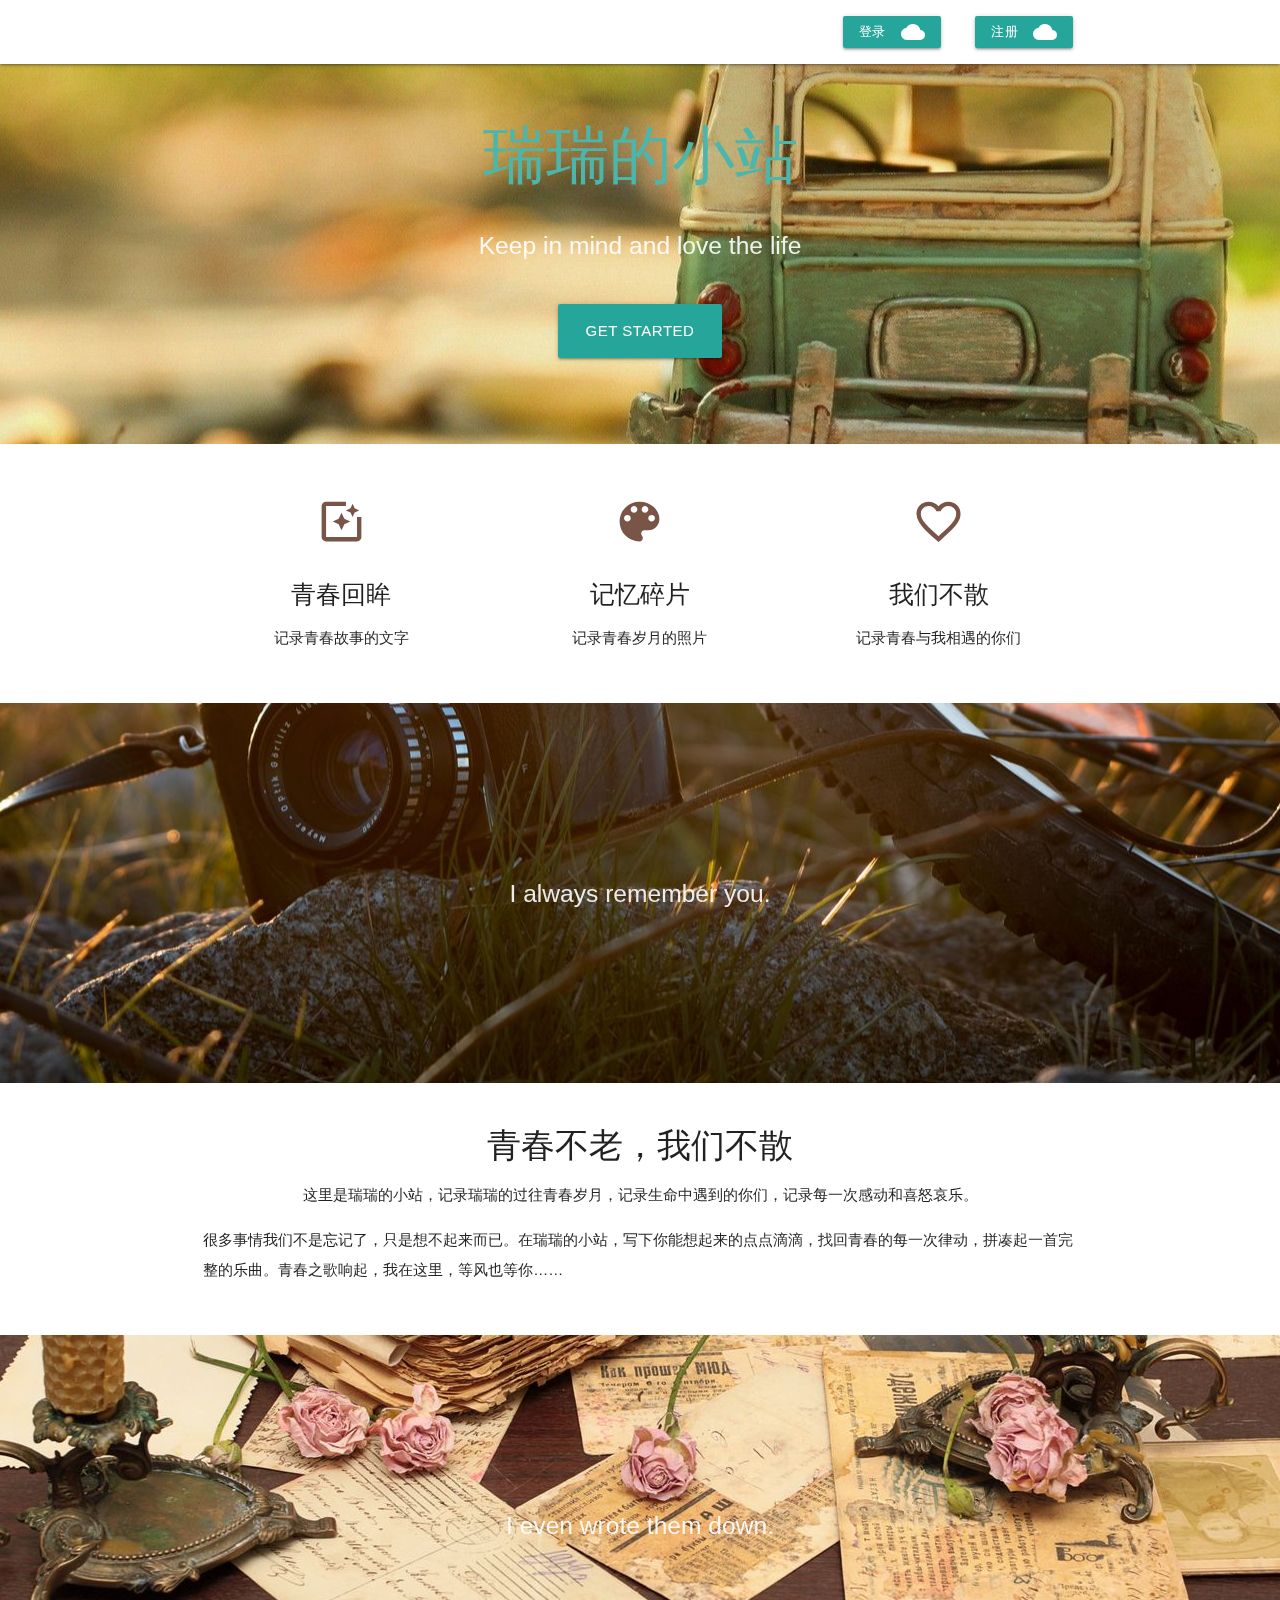
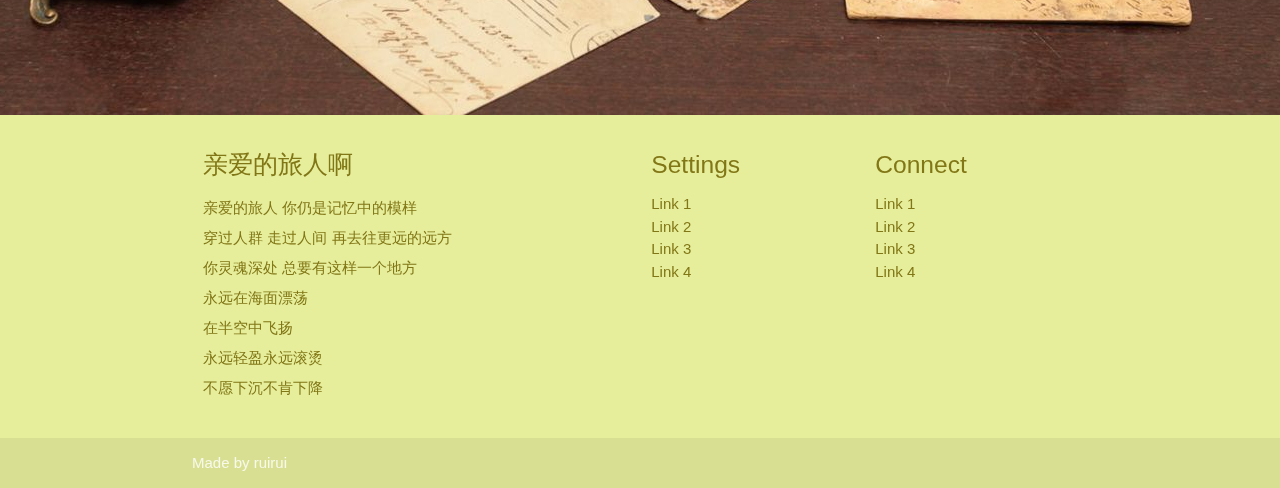
<file: font/templates/index.html>
<!DOCTYPE html>
<html lang="en">
<head>
  <link rel="icon" href="../static/img/favcion.ico">
  <meta http-equiv="Content-Type" content="text/html; charset=UTF-8"/>
  <meta name="viewport" content="width=device-width, initial-scale=1"/>
  <title>ruirui</title>

  <!-- CSS  -->
  <link href="https://fonts.googleapis.com/icon?family=Material+Icons" rel="stylesheet">
  <link href="../static/css/materialize.min.css" type="text/css" rel="stylesheet" media="screen,projection"/>
  <link href="../static/css/style.css" type="text/css" rel="stylesheet" media="screen,projection"/>
</head>
<body>
   <!--Import jquery-->
   <script type="text/javascript" src="../static/js/jquery-3.5.1.min.js"></script>
   <!--JavaScript at end of body for optimized loading-->
   <script type="text/javascript" src="../static/js/materialize.min.js"></script>
   <script type="text/javascript" src="../static/js/init.js"></script>
  <nav class="white" role="navigation">
    <div class="nav-wrapper container">
      <a id="user-logo" href="#" class="brand-logo"></a>
      <ul class="right hide-on-med-and-down">
        <a class="waves-effect waves-light btn-small modal-trigger" href="#login_page"><i class="material-icons right">cloud</i>登录</a>
        <a class="waves-effect waves-light btn-small modal-trigger" href="#register_page"><i class="material-icons right">cloud</i>注册</a>
      </ul>
      <div id="login_page" class="modal">
        <div class="modal-content" style="color:darkblue">
          <h4>用户登录</h4>
          <div>
            <p><lable for="user" class="blue-grey-text">用户名：</lable></p>
            <p><input id="user" type="text" class="loginInput" autofocus="autofocus" autocomplete="off" placeholder="请输入用户名" value="" /></p>
            
            <p><label for="password" class="blue-grey-text">Password：</label></p>
            <p><input type="password" id="password" class="loginInput" placeholder="请输入密码" value="" /></p>
            
            <a onclick="login()" class="waves-effect waves-light btn right cyan darken-2">登录</a>
        
          </div>
        </div>
      </div>
      <div id="register_page" class="modal">
        <div class="modal-content" style="color:darkblue">
          <h4>用户注册</h4>
          <div>
            <p><lable for="user" class="blue-grey-text">用户名：</lable></p>
            <p><input id="user2" type="text" class="loginInput" autofocus="autofocus" autocomplete="off" placeholder="请输入用户名" value="" /></p>
            
            <p><label for="password" class="blue-grey-text">Password：</label></p>
            <p><input type="password" id="password2" class="loginInput" placeholder="请输入密码" value="" /></p>

            <p><input type="password" id="repassword" class="loginInput" placeholder="请再次确认密码" value="" /></p>
            
            <a onclick="register()" class="waves-effect waves-light btn right cyan darken-2">注册</a>
        
          </div>
        </div>
      </div>
      <ul id="nav-mobile" class="sidenav">
        <a class="waves-effect waves-light btn-small"><i class="material-icons right">cloud</i>登录</a>
        <a class="waves-effect waves-light btn-small"><i class="material-icons right">cloud</i>注册</a>
      </ul>
      <a href="#" data-target="nav-mobile" class="sidenav-trigger"><i class="material-icons">menu</i></a>
    </div>
  </nav>

  <div id="index-banner" class="parallax-container">
    <div class="section no-pad-bot">
      <div class="container">
        <br><br>
        <h1 class="header center teal-text text-lighten-2">瑞瑞的小站</h1>
        <div class="row center">
          <h5 class="header col s12 light">Keep in mind and love the life</h5>
        </div>
        <div class="row center">
          <p class="btn-large waves-effect waves-light teal lighten-1">Get Started</p>
        </div>
        <br><br>

      </div>
    </div>
    <div class="parallax"><img src="../static/img/background1.jpg" alt="Unsplashed background img 1"></div>
  </div>


  <div class="container">
    <div class="section">

      <!--   Icon Section   -->
      <div class="row">
        <div class="col s12 m4">
          <div class="icon-block">
            <h2 class="center brown-text"><i class="material-icons">photo_filter</i></h2>
            <h5 class="center">青春回眸</h5>

            <p class="light center">记录青春故事的文字</p>
          </div>
        </div>

        <div class="col s12 m4">
          <div class="icon-block">
            <h2 class="center brown-text"><i class="material-icons">color_lens</i></h2>
            <h5 class="center">记忆碎片</h5>

            <p class="light center">记录青春岁月的照片</p>
          </div>
        </div>

        <div class="col s12 m4">
          <div class="icon-block">
            <h2 class="center brown-text"><i class="material-icons">favorite_border</i></h2>
            <h5 class="center">我们不散</h5>

            <p class="light center">记录青春与我相遇的你们</p>
          </div>
        </div>
      </div>

    </div>
  </div>


  <div class="parallax-container valign-wrapper">
    <div class="section no-pad-bot">
      <div class="container">
        <div class="row center">
          <h5 class="header col s12 light">I always remember you.</h5>
        </div>
      </div>
    </div>
    <div class="parallax"><img src="../static/img/background2.jpg" alt="Unsplashed background img 2"></div>
  </div>

  <div class="container">
    <div class="section">

      <div class="row">
        <div class="col s12 center">
          <h3><i class="mdi-content-send brown-text"></i></h3>
          <h4>青春不老，我们不散</h4>
          <p class="light center">这里是瑞瑞的小站，记录瑞瑞的过往青春岁月，记录生命中遇到的你们，记录每一次感动和喜怒哀乐。</p>
          <p class="left-align light">很多事情我们不是忘记了，只是想不起来而已。在瑞瑞的小站，写下你能想起来的点点滴滴，找回青春的每一次律动，拼凑起一首完整的乐曲。青春之歌响起，我在这里，等风也等你……</p>
        </div>
      </div>

    </div>
  </div>


  <div class="parallax-container valign-wrapper">
    <div class="section no-pad-bot">
      <div class="container">
        <div class="row center">
          <h5 class="header col s12 light">I even wrote them down.</h5>
        </div>
      </div>
    </div>
    <div class="parallax"><img src="../static/img/background3.jpg" alt="Unsplashed background img 3"></div>
  </div>

  <footer class="page-footer #e6ee9c lime lighten-3">
    <div class="container">
      <div class="row">
        <div class="col l6 s12">
          <h5 class="lime-text text-darken-4">亲爱的旅人啊</h5>
          <p class="lime-text text-darken-4">
            亲爱的旅人 你仍是记忆中的模样 <br>
            穿过人群 走过人间 再去往更远的远方 <br>
            你灵魂深处 总要有这样一个地方 <br>
            永远在海面漂荡 <br>
            在半空中飞扬 <br>
            永远轻盈永远滚烫 <br>
            不愿下沉不肯下降</p>

        </div>
        <div class="col l3 s12">
          <h5 class="lime-text text-darken-4">Settings</h5>
          <ul>
            <li><a class="lime-text text-darken-4" href="#!">Link 1</a></li>
            <li><a class="lime-text text-darken-4" href="#!">Link 2</a></li>
            <li><a class="lime-text text-darken-4" href="#!">Link 3</a></li>
            <li><a class="lime-text text-darken-4" href="#!">Link 4</a></li>
          </ul>
        </div>
        <div class="col l3 s12">
          <h5 class="lime-text text-darken-4">Connect</h5>
          <ul>
            <li><a class="lime-text text-darken-4" href="#!">Link 1</a></li>
            <li><a class="lime-text text-darken-4" href="#!">Link 2</a></li>
            <li><a class="lime-text text-darken-4" href="#!">Link 3</a></li>
            <li><a class="lime-text text-darken-4" href="#!">Link 4</a></li>
          </ul>
        </div>
      </div>
    </div>
    <div class="footer-copyright">
      <div class="container">
      Made by ruirui
      </div>
    </div>
  </footer>
  <!--  Scripts-->
  <script> 
  $(document).ready(function() {
    $('.modal').modal();
  });
  </script>
  <script src="../static/js/config.js"></script>
  <script src="../static/js/index.js"></script>
  </body>
</html>
</file>
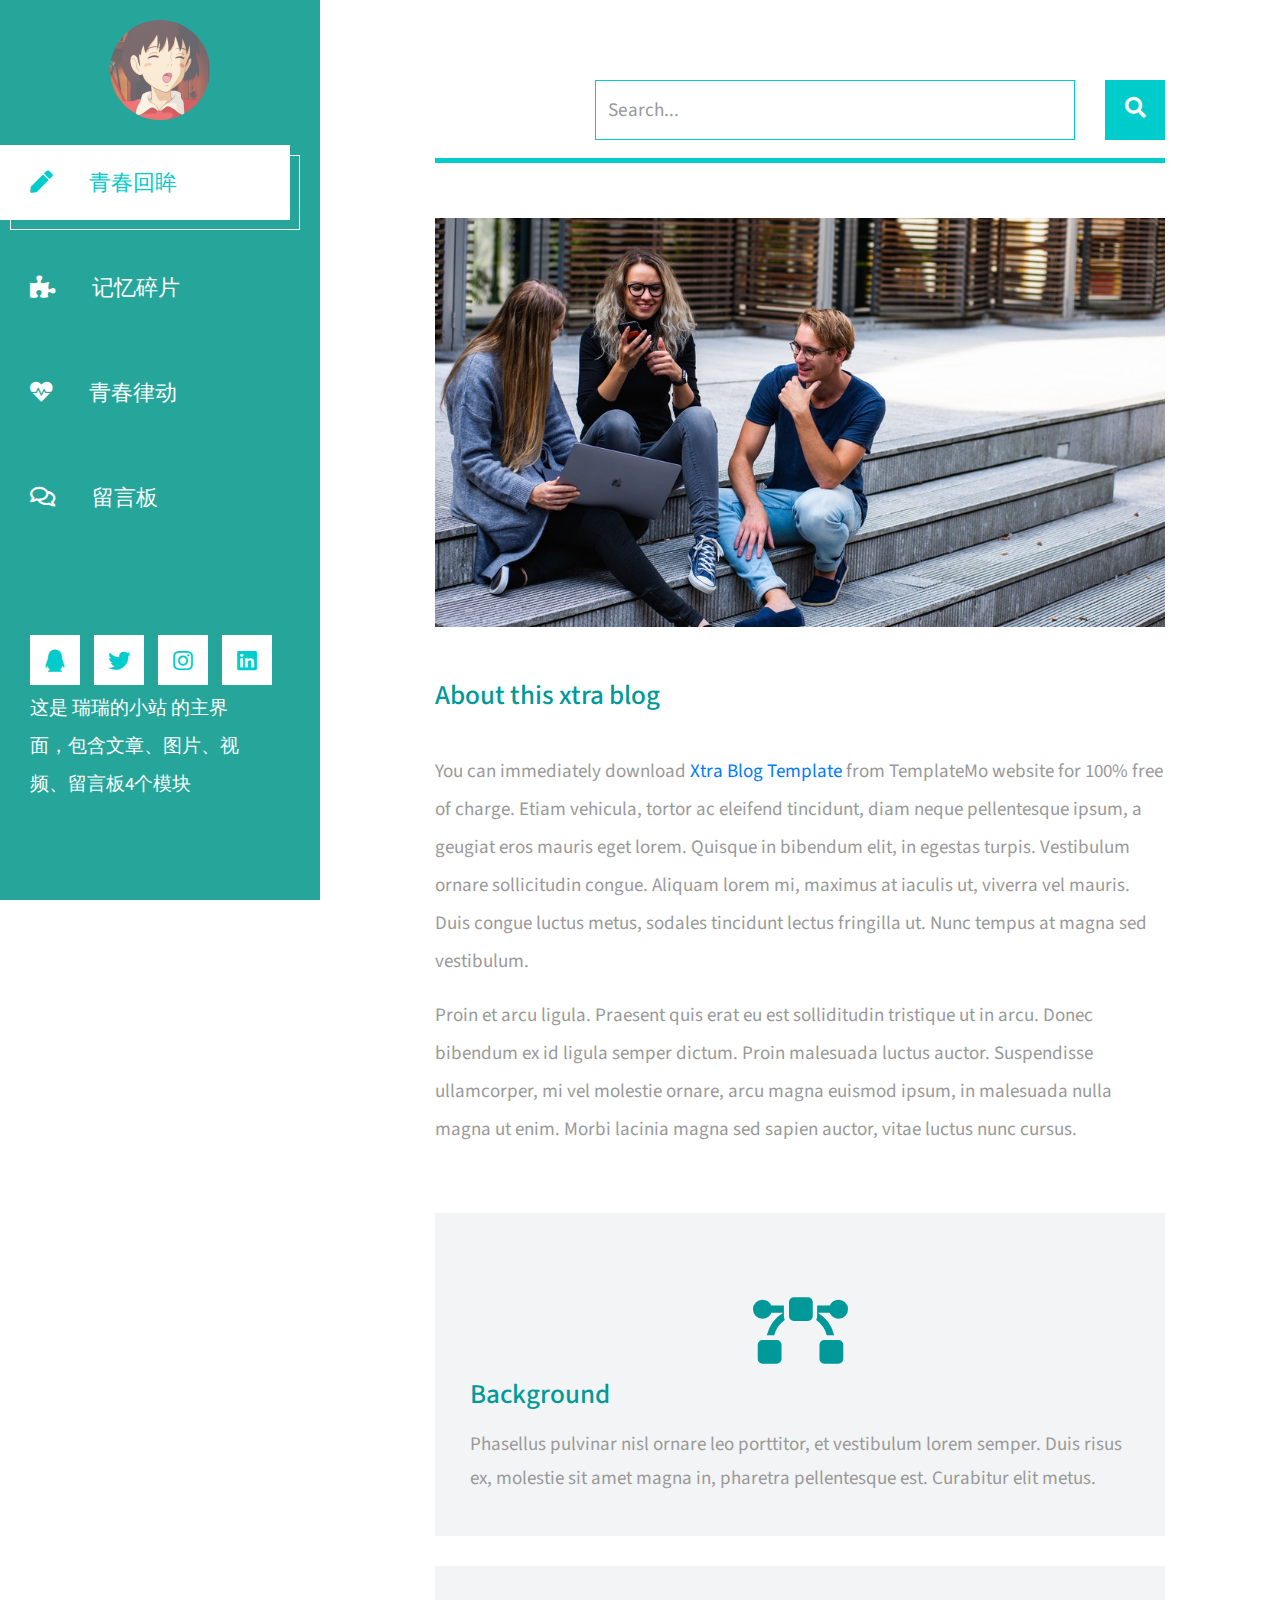
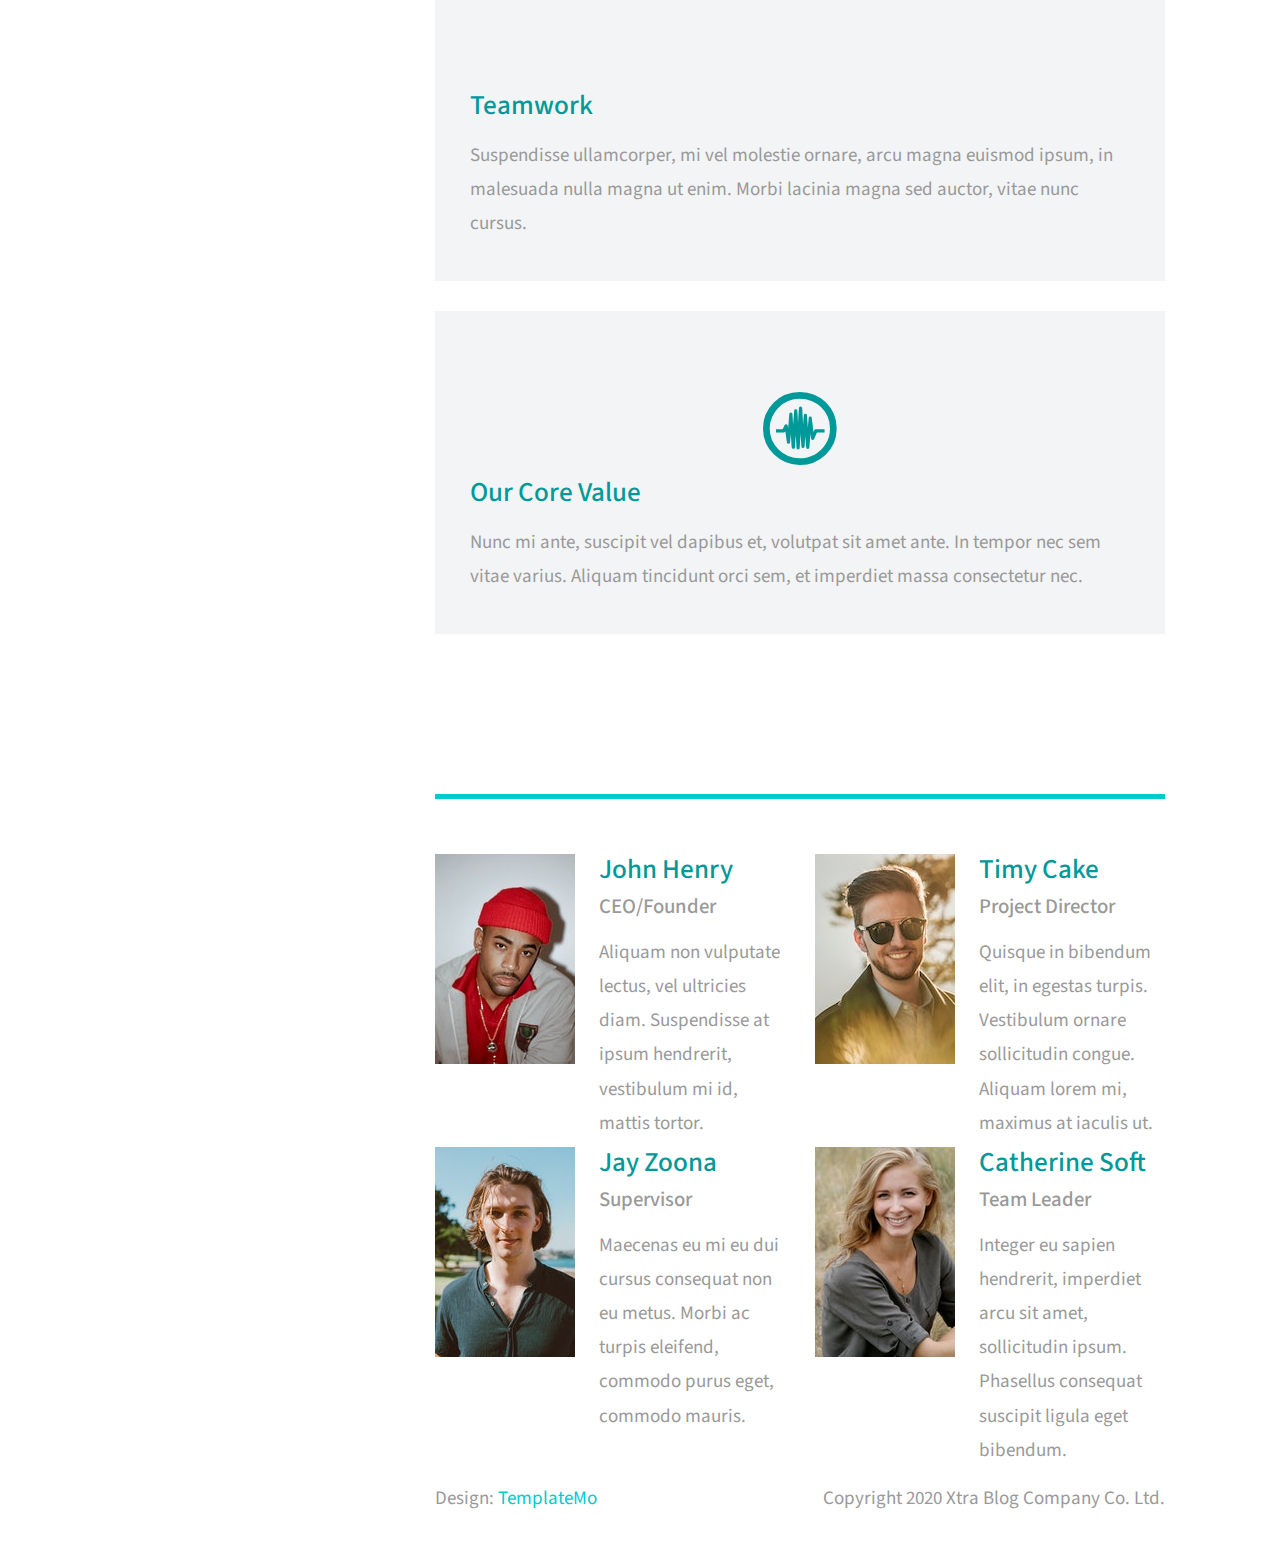
<file: font/templates/main.html>
<!DOCTYPE html>
<html lang="en">
<head>
    <link rel="icon" href="../static/img/favcion.ico">
	<meta charset="UTF-8">
	<meta name="viewport" content="width=device-width, initial-scale=1.0">
	<title>Xtra Blog</title>
	<link rel="stylesheet" href="../fontawesome/css/all.min.css"> <!-- https://fontawesome.com/ -->
	<link href="https://fonts.googleapis.com/css2?family=Source+Sans+Pro&display=swap" rel="stylesheet"> <!-- https://fonts.google.com/ -->
    <link href="../static/css/bootstrap.min.css" rel="stylesheet">
    <link href="../static/css/templatemo-xtra-blog.css" rel="stylesheet">
<!--
    
TemplateMo 553 Xtra Blog

https://templatemo.com/tm-553-xtra-blog

-->
</head>
<body>
	<header class="tm-header" id="tm-header">
        <div class="tm-header-wrapper">
            <div class="tm-site-header">
                <img src="../static/img/profile-photo.jpg" alt="Profile Photo" class="mb-3 mx-auto tm-site-logo">           
                <h1 class="text-center" id="user-logo"></h1>
            </div>
            <nav class="tm-nav" id="tm-nav">            
                <ul>
                    <li class="tm-nav-item active"><a href="main.html" class="tm-nav-link">
                        <i class="fas fa-pen"></i>
                        青春回眸
                    </a></li>
                    <li class="tm-nav-item"><a href="picture.html" class="tm-nav-link">
                        <i class="fas fa-puzzle-piece"></i>
                        记忆碎片
                    </a></li>
                    <li class="tm-nav-item"><a href="video.html" class="tm-nav-link">
                        <i class="fas fa-heartbeat"></i>
                        青春律动
                    </a></li>
                    <li class="tm-nav-item"><a href="message.html" class="tm-nav-link">
                        <i class="far fa-comments"></i>
                        留言板
                    </a></li>
                </ul>
            </nav>
            <div class="tm-mb-65">
                <a href="https://qzone.qq.com" class="tm-social-link">
                    <i class="fab fa-qq tm-social-icon"></i>
                </a>
                <a href="https://twitter.com" class="tm-social-link">
                    <i class="fab fa-twitter tm-social-icon"></i>
                </a>
                <a href="https://instagram.com" class="tm-social-link">
                    <i class="fab fa-instagram tm-social-icon"></i>
                </a>
                <a href="https://linkedin.com" class="tm-social-link">
                    <i class="fab fa-linkedin tm-social-icon"></i>
                </a>
            </div>
            <p class="tm-mb-80 pr-5 text-white">
                这是 瑞瑞的小站 的主界面，包含文章、图片、视频、留言板4个模块
            </p>
        </div>
    </header>
    <div class="container-fluid">
        <main class="tm-main">
            <!-- Search form -->
            <div class="row tm-row">
                <div class="col-12">
                    <form method="GET" class="form-inline tm-mb-80 tm-search-form">                
                        <input class="form-control tm-search-input" name="query" type="text" placeholder="Search..." aria-label="Search">
                        <button class="tm-search-button" type="submit">
                            <i class="fas fa-search tm-search-icon" aria-hidden="true"></i>
                        </button>                                
                    </form>
                </div>                
            </div>            
            <div class="row tm-row tm-mb-45">
                <div class="col-12">
                    <hr class="tm-hr-primary tm-mb-55">
                    <img src="../static/img/about-01.jpg" alt="Image" class="img-fluid">
                </div>
            </div>
            <div class="row tm-row tm-mb-40">
                <div class="col-12">                    
                    <div class="mb-4">
                        <h2 class="pt-2 tm-mb-40 tm-color-primary tm-post-title">About this xtra blog</h2>
                        <p>
                            You can immediately download 
                                <a rel="nofollow" href="https://templatemo.com/tm-553-xtra-blog" target="_blank">Xtra Blog Template</a> 
                                from TemplateMo website for 100% free of charge. Etiam vehicula, tortor ac eleifend tincidunt, diam neque pellentesque ipsum, 
                                a geugiat eros mauris eget lorem. Quisque in
                            bibendum elit, in egestas turpis. Vestibulum ornare sollicitudin congue. Aliquam lorem mi, maximus at iaculis ut, viverra vel
                            mauris. Duis congue luctus metus, sodales tincidunt lectus fringilla ut. Nunc tempus at magna sed vestibulum.
                        </p>
                        <p>
                            Proin et arcu ligula. Praesent quis erat eu est solliditudin tristique ut in arcu. Donec bibendum ex id ligula semper dictum.
                            Proin malesuada luctus auctor. Suspendisse ullamcorper, mi vel molestie ornare, arcu magna euismod ipsum, in
                            malesuada nulla magna ut enim. Morbi lacinia magna sed sapien auctor, vitae luctus nunc cursus.
                        </p>                            
                    </div>                    
                </div>
            </div>
            <div class="row tm-row tm-mb-120">
                <div class="col-lg-4 tm-about-col">
                    <div class="tm-bg-gray tm-about-pad">
                        <div class="text-center tm-mt-40 tm-mb-60">
                            <i class="fas fa-bezier-curve fa-4x tm-color-primary"></i>                            
                        </div>                        
                        <h2 class="mb-3 tm-color-primary tm-post-title">Background</h2>
                        <p class="mb-0 tm-line-height-short">
                            Phasellus pulvinar nisl ornare leo porttitor, et vestibulum lorem semper. 
                            Duis risus ex, molestie sit amet magna in,
                            pharetra pellentesque est. Curabitur elit metus.
                        </p>
                    </div>
                </div>
                <div class="col-lg-4 tm-about-col">
                    <div class="tm-bg-gray tm-about-pad">
                        <div class="text-center tm-mt-40 tm-mb-60">
                            <i class="fas fa-pen-cog fa-4x tm-color-primary"></i>                            
                        </div>                        
                        <h2 class="mb-3 tm-color-primary tm-post-title">Teamwork</h2>
                        <p class="mb-0 tm-line-height-short">
                            Suspendisse ullamcorper, mi vel molestie ornare, arcu magna euismod ipsum, in malesuada nulla magna ut enim. 
                            Morbi lacinia magna sed auctor, vitae nunc cursus.
                        </p>
                    </div>
                </div>
                <div class="col-lg-4 tm-about-col">
                    <div class="tm-bg-gray tm-about-pad">
                        <div class="text-center tm-mt-40 tm-mb-60">
                            <i class="fab fa-creative-commons-sampling fa-4x tm-color-primary"></i>                            
                        </div>                        
                        <h2 class="mb-3 tm-color-primary tm-post-title">Our Core Value</h2>
                        <p class="mb-0 tm-line-height-short">
                            Nunc mi ante, suscipit vel dapibus et, volutpat sit amet ante. In tempor nec sem vitae varius. Aliquam tincidunt orci sem, et imperdiet massa consectetur nec.
                        </p>
                    </div>
                </div>
            </div>            
            <div class="row tm-row tm-mb-60">
                <div class="col-12">
                    <hr class="tm-hr-primary  tm-mb-55">
                </div>                
                <div class="col-lg-6 tm-mb-60 tm-person-col">
                    <div class="media tm-person">
                        <img src="../static/img/about-02.jpg" alt="Image" class="img-fluid mr-4">
                        <div class="media-body">
                            <h2 class="tm-color-primary tm-post-title mb-2">John Henry</h2>
                            <h3 class="tm-h3 mb-3">CEO/Founder</h3>
                            <p class="mb-0 tm-line-height-short">
                                Aliquam non vulputate lectus, vel ultricies diam. Suspendisse at ipsum
                                hendrerit, vestibulum mi id, mattis tortor.
                            </p>
                        </div>
                    </div>
                </div>
                <div class="col-lg-6 tm-mb-60 tm-person-col">
                    <div class="media tm-person">
                        <img src="../static/img/about-03.jpg" alt="Image" class="img-fluid mr-4">
                        <div class="media-body">
                            <h2 class="tm-color-primary tm-post-title mb-2">Timy Cake</h2>
                            <h3 class="tm-h3 mb-3">Project Director</h3>
                            <p class="mb-0 tm-line-height-short">
                                Quisque in bibendum elit, in egestas turpis. Vestibulum ornare sollicitudin congue. 
                                Aliquam lorem mi, maximus at iaculis ut.
                            </p>
                        </div>
                    </div>
                </div>
                <div class="col-lg-6 tm-mb-60 tm-person-col">
                    <div class="media tm-person">
                        <img src="../static/img/about-04.jpg" alt="Image" class="img-fluid mr-4">
                        <div class="media-body">
                            <h2 class="tm-color-primary tm-post-title mb-2">Jay Zoona</h2>
                            <h3 class="tm-h3 mb-3">Supervisor</h3>
                            <p class="mb-0 tm-line-height-short">
                                Maecenas eu mi eu dui cursus consequat non eu metus. Morbi ac
                                turpis eleifend, commodo purus eget, commodo mauris.
                            </p>
                        </div>
                    </div>
                </div>
                <div class="col-lg-6 tm-mb-60 tm-person-col">
                    <div class="media tm-person">
                        <img src="../static/img/about-05.jpg" alt="Image" class="img-fluid mr-4">
                        <div class="media-body">
                            <h2 class="tm-color-primary tm-post-title mb-2">Catherine Soft</h2>
                            <h3 class="tm-h3 mb-3">Team Leader</h3>
                            <p class="mb-0 tm-line-height-short">
                                Integer eu sapien hendrerit,
                                imperdiet arcu sit amet, sollicitudin ipsum.
                                Phasellus consequat suscipit ligula eget bibendum.
                            </p>
                        </div>
                    </div>
                </div>
            </div>        
            <footer class="row tm-row">
                <div class="col-md-6 col-12 tm-color-gray">
                    Design: <a rel="nofollow" target="_parent" href="https://templatemo.com" class="tm-external-link">TemplateMo</a>
                </div>
                <div class="col-md-6 col-12 tm-color-gray tm-copyright">
                    Copyright 2020 Xtra Blog Company Co. Ltd.
                </div>
            </footer>
        </main>
    </div>
    <script src="../static/js/jquery-3.5.1.min.js"></script>
    <script src="../static/js/templatemo-script.js"></script>
    <script src="../static/js/config.js"></script>
    <script src="../static/js/index.js"></script>
</body>
</html>
</file>
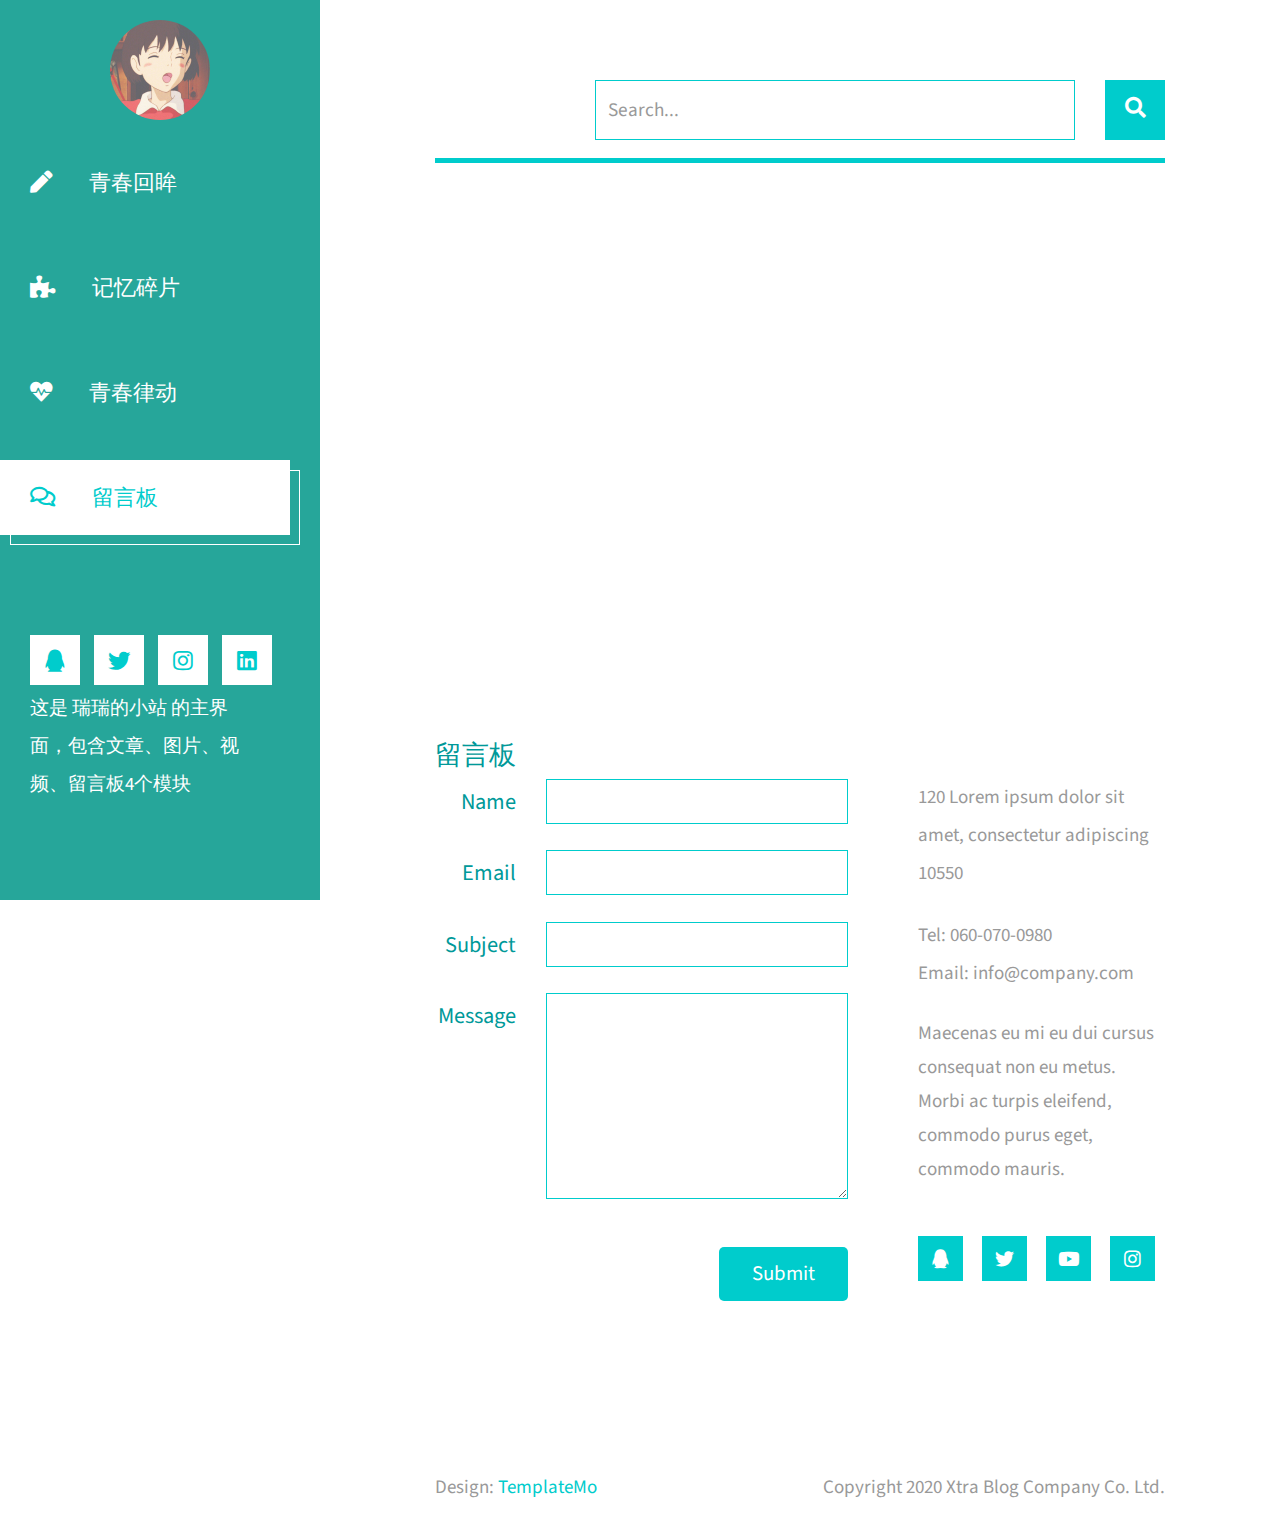
<file: font/templates/message.html>
<!DOCTYPE html>
<html lang="en">
<head>
    <link rel="icon" href="../static/img/favcion.ico">
	<meta charset="UTF-8">
	<meta name="viewport" content="width=device-width, initial-scale=1.0">
	<title>Xtra Blog</title>
	<link rel="stylesheet" href="../fontawesome/css/all.min.css"> <!-- https://fontawesome.com/ -->
	<link href="https://fonts.googleapis.com/css2?family=Source+Sans+Pro&display=swap" rel="stylesheet"> <!-- https://fonts.google.com/ -->
    <link href="../static/css/bootstrap.min.css" rel="stylesheet">
    <link href="../static/css/templatemo-xtra-blog.css" rel="stylesheet">
<!--
    
TemplateMo 553 Xtra Blog

https://templatemo.com/tm-553-xtra-blog

-->
</head>
<body>
	<header class="tm-header" id="tm-header">
        <div class="tm-header-wrapper" >
            <div class="tm-site-header">
                <img src="../static/img/profile-photo.jpg" alt="Profile Photo" class="mb-3 mx-auto tm-site-logo">          
                <h1 class="text-center" id="user-logo"></h1>
            </div>
            <nav class="tm-nav" id="tm-nav">            
                <ul>
                    <li class="tm-nav-item"><a href="main.html" class="tm-nav-link">
                        <i class="fas fa-pen"></i>
                        青春回眸
                    </a></li>
                    <li class="tm-nav-item"><a href="picture.html" class="tm-nav-link">
                        <i class="fas fa-puzzle-piece"></i>
                        记忆碎片
                    </a></li>
                    <li class="tm-nav-item"><a href="video.html" class="tm-nav-link">
                        <i class="fas fa-heartbeat"></i>
                        青春律动
                    </a></li>
                    <li class="tm-nav-item active"><a href="message.html" class="tm-nav-link">
                        <i class="far fa-comments"></i>
                        留言板
                    </a></li>
                </ul>
            </nav>
            <div class="tm-mb-65">
                <a href="https://qzone.qq.com" class="tm-social-link">
                    <i class="fab fa-qq tm-social-icon"></i>
                </a>
                <a href="https://twitter.com" class="tm-social-link">
                    <i class="fab fa-twitter tm-social-icon"></i>
                </a>
                <a href="https://instagram.com" class="tm-social-link">
                    <i class="fab fa-instagram tm-social-icon"></i>
                </a>
                <a href="https://linkedin.com" class="tm-social-link">
                    <i class="fab fa-linkedin tm-social-icon"></i>
                </a>
            </div>
            <p class="tm-mb-80 pr-5 text-white">
                这是 瑞瑞的小站 的主界面，包含文章、图片、视频、留言板4个模块            </p>
        </div>
    </header>
    <div class="container-fluid">
        <main class="tm-main">
            <!-- Search form -->
            <div class="row tm-row">
                <div class="col-12">
                    <form method="GET" class="form-inline tm-mb-80 tm-search-form">                
                        <input class="form-control tm-search-input" name="query" type="text" placeholder="Search..." aria-label="Search">
                        <button class="tm-search-button" type="submit">
                            <i class="fas fa-search tm-search-icon" aria-hidden="true"></i>
                        </button>                                
                    </form>
                </div>                
            </div>            
            <div class="row tm-row tm-mb-45">
                <div class="col-12">
                    <hr class="tm-hr-primary tm-mb-55">
                    <div class="gmap_canvas"> <!-- Google Map -->
                        <iframe width="100%" height="477" id="gmap_canvas"
                            src="https://maps.google.com/maps?q=Av.+L%C3%BAcio+Costa,+Rio+de+Janeiro+-+RJ,+Brazil&t=&z=13&ie=UTF8&iwloc=&output=embed"
                            frameborder="0" scrolling="no" marginheight="0" marginwidth="0"></iframe>
                    </div>
                </div>                
            </div>
            <div class="row tm-row tm-mb-120">
                <div class="col-12">
                    <h2 class="tm-color-primary tm-post-title tm-mb-60">留言板</h2>
                </div>
                <div class="col-lg-7 tm-contact-left">
                    <form method="POST" action="" class="mb-5 ml-auto mr-0 tm-contact-form">                        
                        <div class="form-group row mb-4">
                            <label for="name" class="col-sm-3 col-form-label text-right tm-color-primary">Name</label>
                            <div class="col-sm-9">
                                <input class="form-control mr-0 ml-auto" name="name" id="name" type="text" required>                            
                            </div>
                        </div>
                        <div class="form-group row mb-4">
                            <label for="email" class="col-sm-3 col-form-label text-right tm-color-primary">Email</label>
                            <div class="col-sm-9">
                                <input class="form-control mr-0 ml-auto" name="email" id="email" type="email" required>
                            </div>
                        </div>
                        <div class="form-group row mb-4">
                            <label for="subject" class="col-sm-3 col-form-label text-right tm-color-primary">Subject</label>
                            <div class="col-sm-9">
                                <input class="form-control mr-0 ml-auto" name="subject" id="subject" type="text" required>
                            </div>
                        </div>
                        <div class="form-group row mb-5">
                            <label for="message" class="col-sm-3 col-form-label text-right tm-color-primary">Message</label>
                            <div class="col-sm-9">
                                <textarea class="form-control mr-0 ml-auto" name="message" id="message" rows="8" required></textarea>                                
                            </div>
                        </div>
                        <div class="form-group row text-right">
                            <div class="col-12">
                                <button class="tm-btn tm-btn-primary tm-btn-small">Submit</button>                        
                            </div>                            
                        </div>                                
                    </form>
                </div>
                <div class="col-lg-5 tm-contact-right">
                    <address class="mb-4 tm-color-gray">
                        120 Lorem ipsum dolor sit amet,
                        consectetur adipiscing 10550
                    </address>
                    <span class="d-block">
                        Tel:
                        <a href="tel:060-070-0980" class="tm-color-gray">060-070-0980</a>
                    </span>
                    <span class="mb-4 d-block">
                        Email:
                        <a href="mailto:info@company.com" class="tm-color-gray">info@company.com</a>
                    </span>
                    <p class="mb-5 tm-line-height-short">
                        Maecenas eu mi eu dui cursus
                        consequat non eu metus. Morbi ac
                        turpis eleifend, commodo purus
                        eget, commodo mauris.
                    </p>
                    <ul class="tm-social-links">
                        <li class="mb-2">
                            <a href="https://qzone.qq.com" class="d-flex align-items-center justify-content-center">
                                <i class="fab fa-qq"></i>
                            </a>
                        </li>
                        <li class="mb-2">
                            <a href="https://twitter.com" class="d-flex align-items-center justify-content-center">
                                <i class="fab fa-twitter"></i>
                            </a>
                        </li>
                        <li class="mb-2">
                            <a href="https://youtube.com" class="d-flex align-items-center justify-content-center">
                                <i class="fab fa-youtube"></i>
                            </a>
                        </li>
                        <li class="mb-2">
                            <a href="https://instagram.com" class="d-flex align-items-center justify-content-center mr-0">
                                <i class="fab fa-instagram"></i>
                            </a>
                        </li>
                    </ul>
                </div>
            </div>      
            <footer class="row tm-row">
                <div class="col-md-6 col-12 tm-color-gray">
                    Design: <a rel="nofollow" target="_parent" href="https://templatemo.com" class="tm-external-link">TemplateMo</a>
                </div>
                <div class="col-md-6 col-12 tm-color-gray tm-copyright">
                    Copyright 2020 Xtra Blog Company Co. Ltd.
                </div>
            </footer>
        </main>
    </div>
    <script src="../static/js/jquery-3.5.1.min.js"></script>
    <script src="../static/js/templatemo-script.js"></script>
    <script src="../static/js/config.js"></script>
    <script src="../static/js/index.js"></script>
</body>
</html>
</file>
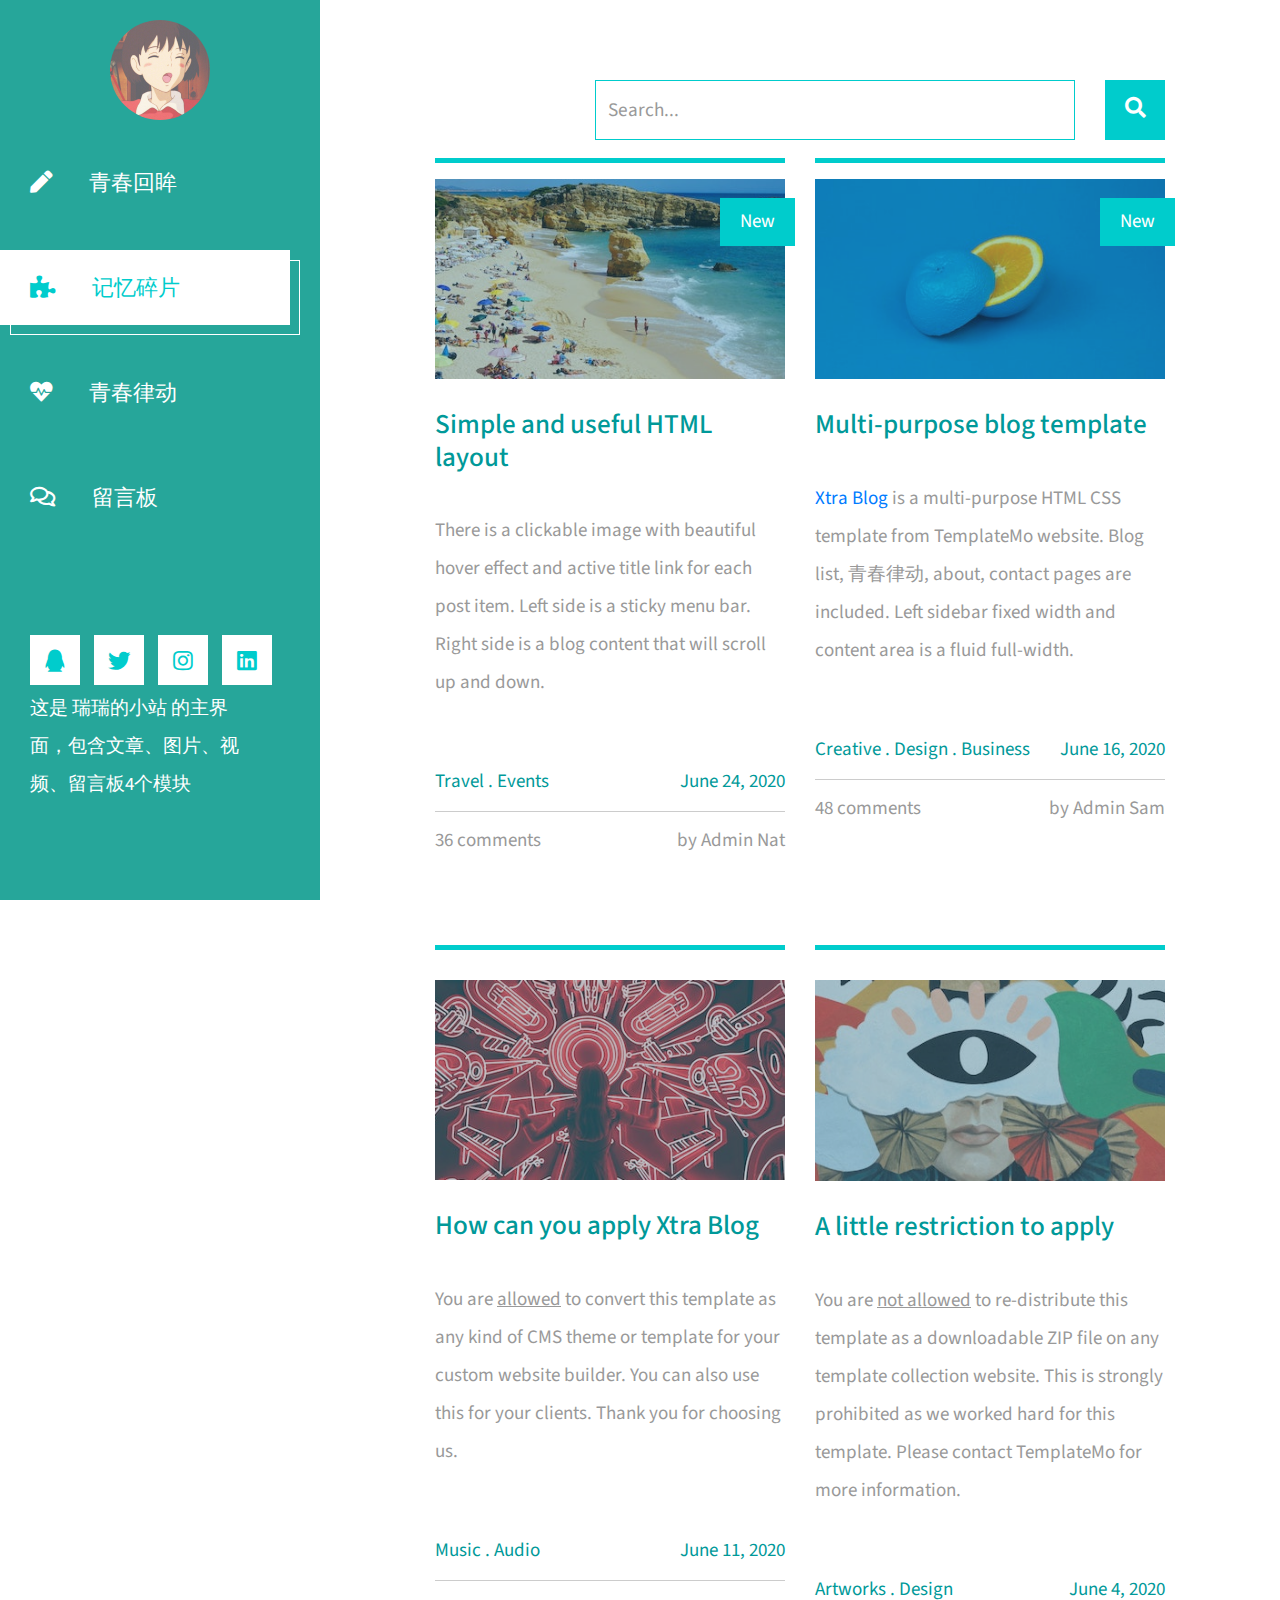
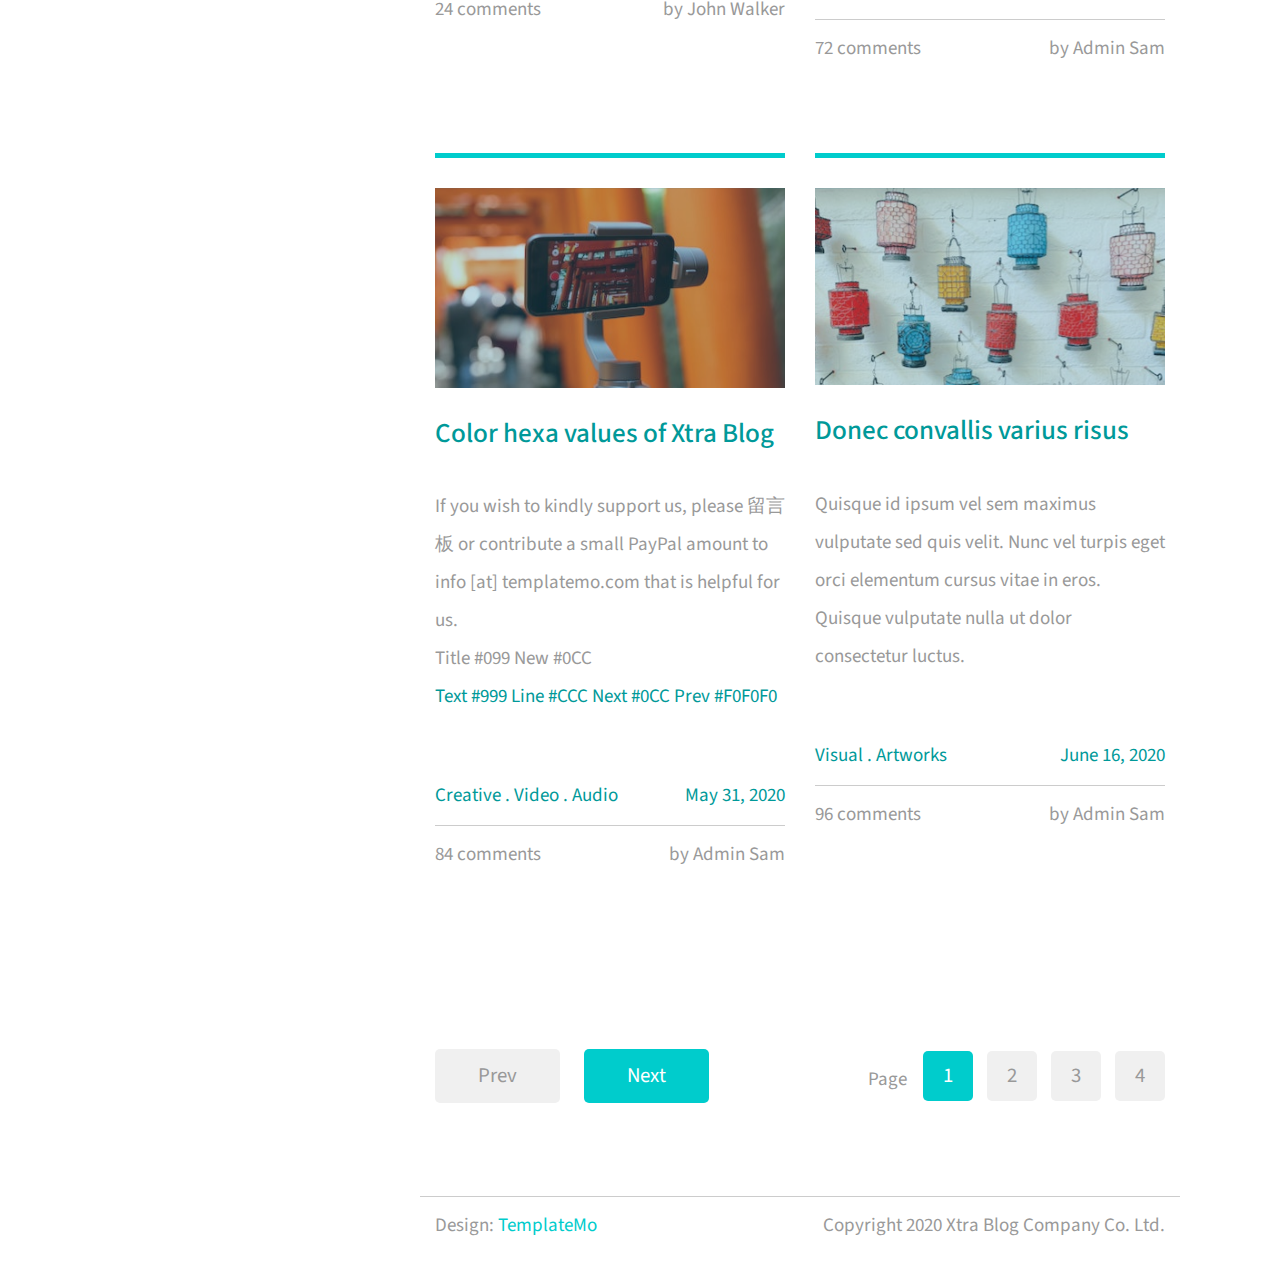
<file: font/templates/picture.html>
<!DOCTYPE html>
<html lang="en">
<head>
    <link rel="icon" href="../static/img/favcion.ico">
	<meta charset="UTF-8">
	<meta name="viewport" content="width=device-width, initial-scale=1.0">
	<title>Xtra Blog</title>
	<link rel="stylesheet" href="../fontawesome/css/all.min.css"> <!-- https://fontawesome.com/ -->
	<link href="https://fonts.googleapis.com/css2?family=Source+Sans+Pro&display=swap" rel="stylesheet"> <!-- https://fonts.google.com/ -->
    <link href="../static/css/bootstrap.min.css" rel="stylesheet">
    <link href="../static/css/templatemo-xtra-blog.css" rel="stylesheet">
<!--
    
TemplateMo 553 Xtra Blog

https://templatemo.com/tm-553-xtra-blog

-->
</head>
<body>
	<header class="tm-header" id="tm-header">
        <div class="tm-header-wrapper">
            <div class="tm-site-header">
                <img src="../static/img/profile-photo.jpg" alt="Profile Photo" class="mb-3 mx-auto tm-site-logo">        
                <h1 id="user-logo" class="text-center" style="vertical-align: middle;"></h1>

            </div>
            <nav class="tm-nav" id="tm-nav">            
                <ul>
                    <li class="tm-nav-item"><a href="main.html" class="tm-nav-link">
                        <i class="fas fa-pen"></i>
                        青春回眸
                    </a></li>
                    <li class="tm-nav-item active"><a href="picture.html" class="tm-nav-link">
                        <i class="fas fa-puzzle-piece"></i>
                        记忆碎片
                    </a></li>
                    <li class="tm-nav-item"><a href="video.html" class="tm-nav-link">
                        <i class="fas fa-heartbeat"></i>
                        青春律动
                    </a></li>
                    <li class="tm-nav-item"><a href="message.html" class="tm-nav-link">
                        <i class="far fa-comments"></i>
                        留言板
                    </a></li>
                </ul>
            </nav>
            <div class="tm-mb-65">
                <a rel="nofollow" href="https://fb.com/templatemo" class="tm-social-link">
                    <i class="fab fa-qq tm-social-icon"></i>
                </a>
                <a href="https://twitter.com" class="tm-social-link">
                    <i class="fab fa-twitter tm-social-icon"></i>
                </a>
                <a href="https://instagram.com" class="tm-social-link">
                    <i class="fab fa-instagram tm-social-icon"></i>
                </a>
                <a href="https://linkedin.com" class="tm-social-link">
                    <i class="fab fa-linkedin tm-social-icon"></i>
                </a>
            </div>
            <p class="tm-mb-80 pr-5 text-white">
                这是 瑞瑞的小站 的主界面，包含文章、图片、视频、留言板4个模块            </p>
        </div>
    </header>
    <div class="container-fluid">
        <main class="tm-main">
            <!-- Search form -->
            <div class="row tm-row">
                <div class="col-12">
                    <form method="GET" class="form-inline tm-mb-80 tm-search-form">                
                        <input class="form-control tm-search-input" name="query" type="text" placeholder="Search..." aria-label="Search">
                        <button class="tm-search-button" type="submit">
                            <i class="fas fa-search tm-search-icon" aria-hidden="true"></i>
                        </button>                                
                    </form>
                </div>                
            </div>            
            <div class="row tm-row">
                <article class="col-12 col-md-6 tm-post">
                    <hr class="tm-hr-primary">
                    <a href="video.html" class="effect-lily tm-post-link tm-pt-60">
                        <div class="tm-post-link-inner">
                            <img src="../static/img/img-01.jpg" alt="Image" class="img-fluid">                            
                        </div>
                        <span class="position-absolute tm-new-badge">New</span>
                        <h2 class="tm-pt-30 tm-color-primary tm-post-title">Simple and useful HTML layout</h2>
                    </a>                    
                    <p class="tm-pt-30">
                        There is a clickable image with beautiful hover effect and active title link for each post item. 
                        Left side is a sticky menu bar. Right side is a blog content that will scroll up and down.
                    </p>
                    <div class="d-flex justify-content-between tm-pt-45">
                        <span class="tm-color-primary">Travel . Events</span>
                        <span class="tm-color-primary">June 24, 2020</span>
                    </div>
                    <hr>
                    <div class="d-flex justify-content-between">
                        <span>36 comments</span>
                        <span>by Admin Nat</span>
                    </div>
                </article>
                <article class="col-12 col-md-6 tm-post">
                    <hr class="tm-hr-primary">
                    <a href="video.html" class="effect-lily tm-post-link tm-pt-60">
                        <div class=" tm-post-link-inner">
                            <img src="../static/img/img-02.jpg" alt="Image" class="img-fluid">                            
                        </div>
                        <span class="position-absolute tm-new-badge">New</span>
                        <h2 class="tm-pt-30 tm-color-primary tm-post-title">Multi-purpose blog template</h2>
                    </a>                    
                    <p class="tm-pt-30">
                        <a rel="nofollow" href="https://templatemo.com/tm-553-xtra-blog" target="_blank">Xtra Blog</a>  is a multi-purpose HTML CSS template from TemplateMo website. 
                        Blog list, 青春律动, about, contact pages are included. Left sidebar fixed width and content area is a fluid full-width.
                    </p>
                    <div class="d-flex justify-content-between tm-pt-45">
                        <span class="tm-color-primary">Creative . Design . Business</span>
                        <span class="tm-color-primary">June 16, 2020</span>
                    </div>
                    <hr>
                    <div class="d-flex justify-content-between">
                        <span>48 comments</span>
                        <span>by Admin Sam</span>
                    </div>
                </article>
                <article class="col-12 col-md-6 tm-post">
                    <hr class="tm-hr-primary">
                    <a href="video.html" class="effect-lily tm-post-link tm-pt-20">
                        <div class="tm-post-link-inner">
                            <img src="../static/img/img-03.jpg" alt="Image" class="img-fluid">
                        </div>
                        <h2 class="tm-pt-30 tm-color-primary tm-post-title">How can you apply Xtra Blog</h2>
                    </a>                    
                    <p class="tm-pt-30">
                        You are <u>allowed</u> to convert this template as any kind of CMS theme or template for your custom website builder. 
                        You can also use this for your clients. Thank you for choosing us.
                    </p>
                    <div class="d-flex justify-content-between tm-pt-45">
                        <span class="tm-color-primary">Music . Audio</span>
                        <span class="tm-color-primary">June 11, 2020</span>
                    </div>
                    <hr>
                    <div class="d-flex justify-content-between">
                        <span>24 comments</span>
                        <span>by John Walker</span>
                    </div>
                </article>
                <article class="col-12 col-md-6 tm-post">
                    <hr class="tm-hr-primary">
                    <a href="video.html" class="effect-lily tm-post-link tm-pt-20">
                        <div class="tm-post-link-inner">
                            <img src="../static/img/img-04.jpg" alt="Image" class="img-fluid">
                        </div>
                        <h2 class="tm-pt-30 tm-color-primary tm-post-title">A little restriction to apply</h2>
                    </a>                    
                    <p class="tm-pt-30">
                        You are <u>not allowed</u> to re-distribute this template as a downloadable ZIP file on any template collection
                        website. This is strongly prohibited as we worked hard for this template. Please contact TemplateMo for more information.
                    </p>
                    <div class="d-flex justify-content-between tm-pt-45">
                        <span class="tm-color-primary">Artworks . Design</span>
                        <span class="tm-color-primary">June 4, 2020</span>
                    </div>
                    <hr>
                    <div class="d-flex justify-content-between">
                        <span>72 comments</span>
                        <span>by Admin Sam</span>
                    </div>
                </article>
                <article class="col-12 col-md-6 tm-post">
                    <hr class="tm-hr-primary">
                    <a href="video.html" class="effect-lily tm-post-link tm-pt-20">
                        <div class="tm-post-link-inner">
                            <img src="../static/img/img-05.jpg" alt="Image" class="img-fluid">
                        </div>
                        <h2 class="tm-pt-30 tm-color-primary tm-post-title">Color hexa values of Xtra Blog</h2>
                    </a>                    
                    <p class="tm-pt-30">
                        If you wish to kindly support us, please 留言板 or contribute a small PayPal amount to info [at] templatemo.com that is helpful for us.
                        <br>
                        Title #099 New #0CC <br>
                        <span class="tm-color-primary">Text #999 Line #CCC Next #0CC Prev #F0F0F0</span>
                    </p>
                    <div class="d-flex justify-content-between tm-pt-45">
                        <span class="tm-color-primary">Creative . Video . Audio</span>
                        <span class="tm-color-primary">May 31, 2020</span>
                    </div>
                    <hr>
                    <div class="d-flex justify-content-between">
                        <span>84 comments</span>
                        <span>by Admin Sam</span>
                    </div>
                </article>
                <article class="col-12 col-md-6 tm-post">
                    <hr class="tm-hr-primary">
                    <a href="video.html" class="effect-lily tm-post-link tm-pt-20">
                        <div class="tm-post-link-inner">
                            <img src="../static/img/img-06.jpg" alt="Image" class="img-fluid">
                        </div>
                        <h2 class="tm-pt-30 tm-color-primary tm-post-title">Donec convallis varius risus</h2>
                    </a>                    
                    <p class="tm-pt-30">
                        Quisque id ipsum vel sem maximus vulputate sed quis velit. Nunc vel turpis eget orci elementum cursus vitae in eros. Quisque vulputate nulla ut dolor consectetur luctus.
                    </p>
                    <div class="d-flex justify-content-between tm-pt-45">
                        <span class="tm-color-primary">Visual . Artworks</span>
                        <span class="tm-color-primary">June 16, 2020</span>
                    </div>
                    <hr>
                    <div class="d-flex justify-content-between">
                        <span>96 comments</span>
                        <span>by Admin Sam</span>
                    </div>
                </article>
            </div>
            <div class="row tm-row tm-mt-100 tm-mb-75">
                <div class="tm-prev-next-wrapper">
                    <a href="#" class="mb-2 tm-btn tm-btn-primary tm-prev-next disabled tm-mr-20">Prev</a>
                    <a href="#" class="mb-2 tm-btn tm-btn-primary tm-prev-next">Next</a>
                </div>
                <div class="tm-paging-wrapper">
                    <span class="d-inline-block mr-3">Page</span>
                    <nav class="tm-paging-nav d-inline-block">
                        <ul>
                            <li class="tm-paging-item active">
                                <a href="#" class="mb-2 tm-btn tm-paging-link">1</a>
                            </li>
                            <li class="tm-paging-item">
                                <a href="#" class="mb-2 tm-btn tm-paging-link">2</a>
                            </li>
                            <li class="tm-paging-item">
                                <a href="#" class="mb-2 tm-btn tm-paging-link">3</a>
                            </li>
                            <li class="tm-paging-item">
                                <a href="#" class="mb-2 tm-btn tm-paging-link">4</a>
                            </li>
                        </ul>
                    </nav>
                </div>                
            </div>            
            <footer class="row tm-row">
                <hr class="col-12">
                <div class="col-md-6 col-12 tm-color-gray">
                    Design: <a rel="nofollow" target="_parent" href="https://templatemo.com" class="tm-external-link">TemplateMo</a>
                </div>
                <div class="col-md-6 col-12 tm-color-gray tm-copyright">
                    Copyright 2020 Xtra Blog Company Co. Ltd.
                </div>
            </footer>
        </main>
    </div>
    <script src="../static/js/jquery-3.5.1.min.js"></script>
    <script src="../static/js/templatemo-script.js"></script>
    <script src="../static/js/config.js"></script>
    <script src="../static/js/index.js"></script>
</body>
</html>
</file>
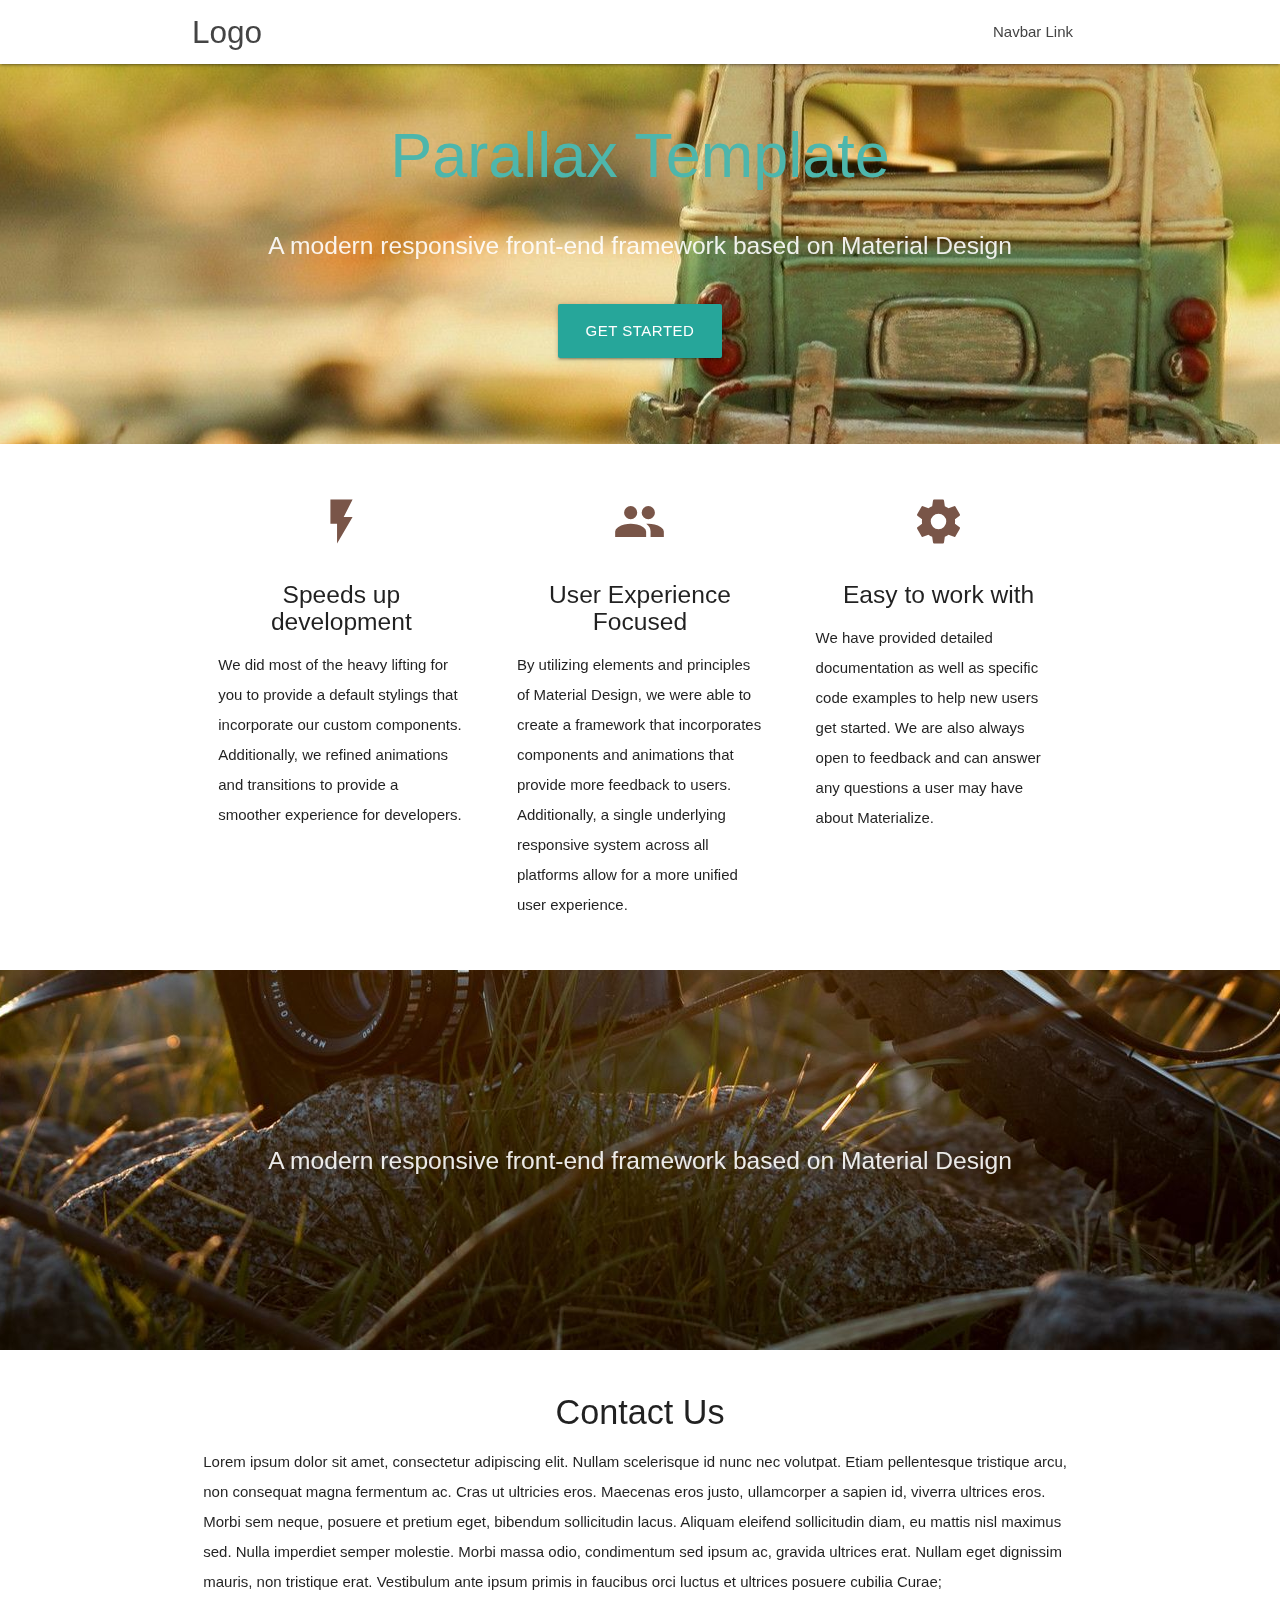
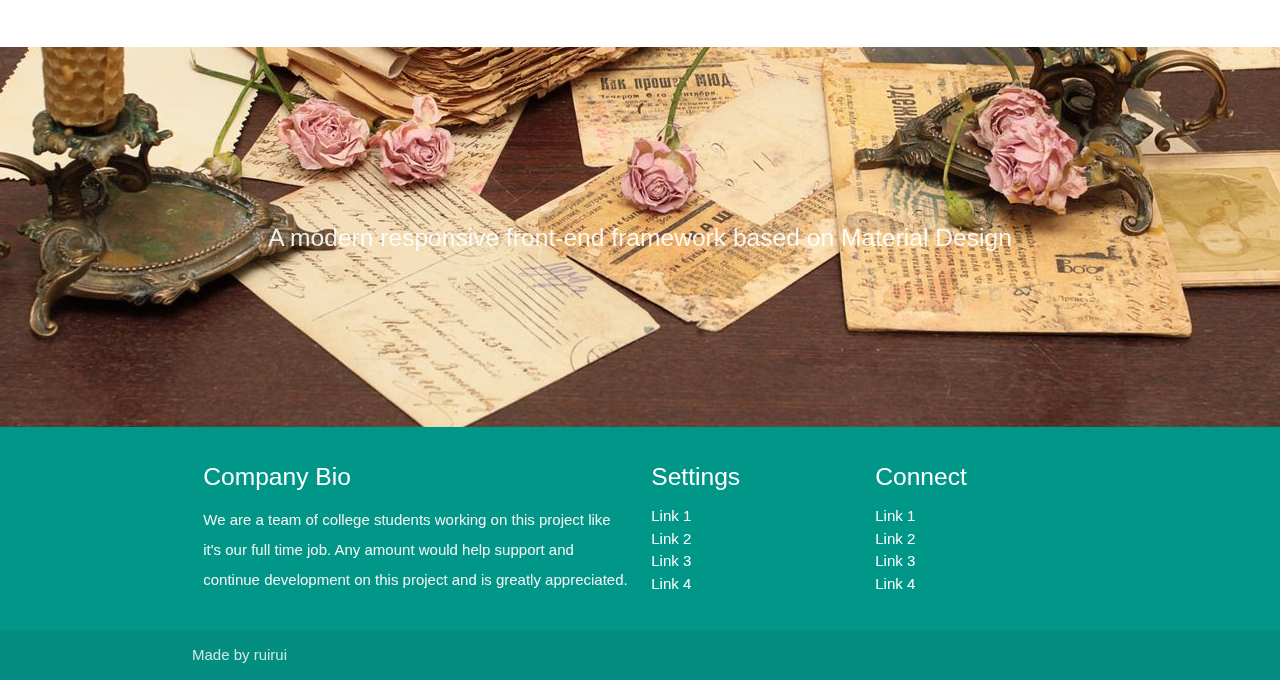
<file: font/templates/temindex.html>
<!DOCTYPE html>
<html lang="en">
<head>
  <link rel="icon" href="../static/img/favcion.ico">
  <meta http-equiv="Content-Type" content="text/html; charset=UTF-8"/>
  <meta name="viewport" content="width=device-width, initial-scale=1"/>
  <title>ruirui</title>

  <!-- CSS  -->
  <link href="https://fonts.googleapis.com/icon?family=Material+Icons" rel="stylesheet">
  <link href="../static/css/materialize.min.css" type="text/css" rel="stylesheet" media="screen,projection"/>
  <link href="../static/css/style.css" type="text/css" rel="stylesheet" media="screen,projection"/>
</head>
<body>
  <nav class="white" role="navigation">
    <div class="nav-wrapper container">
      <a id="logo-container" href="#" class="brand-logo">Logo</a>
      <ul class="right hide-on-med-and-down">
        <li><a href="#">Navbar Link</a></li>
      </ul>

      <ul id="nav-mobile" class="sidenav">
        <li><a href="#">Navbar Link</a></li>
      </ul>
      <a href="#" data-target="nav-mobile" class="sidenav-trigger"><i class="material-icons">menu</i></a>
    </div>
  </nav>

  <div id="index-banner" class="parallax-container">
    <div class="section no-pad-bot">
      <div class="container">
        <br><br>
        <h1 class="header center teal-text text-lighten-2">Parallax Template</h1>
        <div class="row center">
          <h5 class="header col s12 light">A modern responsive front-end framework based on Material Design</h5>
        </div>
        <div class="row center">
          <p class="btn-large waves-effect waves-light teal lighten-1">Get Started</p>
        </div>
        <br><br>

      </div>
    </div>
    <div class="parallax"><img src="../static/img/background1.jpg" alt="Unsplashed background img 1"></div>
  </div>


  <div class="container">
    <div class="section">

      <!--   Icon Section   -->
      <div class="row">
        <div class="col s12 m4">
          <div class="icon-block">
            <h2 class="center brown-text"><i class="material-icons">flash_on</i></h2>
            <h5 class="center">Speeds up development</h5>

            <p class="light">We did most of the heavy lifting for you to provide a default stylings that incorporate our custom components. Additionally, we refined animations and transitions to provide a smoother experience for developers.</p>
          </div>
        </div>

        <div class="col s12 m4">
          <div class="icon-block">
            <h2 class="center brown-text"><i class="material-icons">group</i></h2>
            <h5 class="center">User Experience Focused</h5>

            <p class="light">By utilizing elements and principles of Material Design, we were able to create a framework that incorporates components and animations that provide more feedback to users. Additionally, a single underlying responsive system across all platforms allow for a more unified user experience.</p>
          </div>
        </div>

        <div class="col s12 m4">
          <div class="icon-block">
            <h2 class="center brown-text"><i class="material-icons">settings</i></h2>
            <h5 class="center">Easy to work with</h5>

            <p class="light">We have provided detailed documentation as well as specific code examples to help new users get started. We are also always open to feedback and can answer any questions a user may have about Materialize.</p>
          </div>
        </div>
      </div>

    </div>
  </div>


  <div class="parallax-container valign-wrapper">
    <div class="section no-pad-bot">
      <div class="container">
        <div class="row center">
          <h5 class="header col s12 light">A modern responsive front-end framework based on Material Design</h5>
        </div>
      </div>
    </div>
    <div class="parallax"><img src="../static/img/background2.jpg" alt="Unsplashed background img 2"></div>
  </div>

  <div class="container">
    <div class="section">

      <div class="row">
        <div class="col s12 center">
          <h3><i class="mdi-content-send brown-text"></i></h3>
          <h4>Contact Us</h4>
          <p class="left-align light">Lorem ipsum dolor sit amet, consectetur adipiscing elit. Nullam scelerisque id nunc nec volutpat. Etiam pellentesque tristique arcu, non consequat magna fermentum ac. Cras ut ultricies eros. Maecenas eros justo, ullamcorper a sapien id, viverra ultrices eros. Morbi sem neque, posuere et pretium eget, bibendum sollicitudin lacus. Aliquam eleifend sollicitudin diam, eu mattis nisl maximus sed. Nulla imperdiet semper molestie. Morbi massa odio, condimentum sed ipsum ac, gravida ultrices erat. Nullam eget dignissim mauris, non tristique erat. Vestibulum ante ipsum primis in faucibus orci luctus et ultrices posuere cubilia Curae;</p>
        </div>
      </div>

    </div>
  </div>


  <div class="parallax-container valign-wrapper">
    <div class="section no-pad-bot">
      <div class="container">
        <div class="row center">
          <h5 class="header col s12 light">A modern responsive front-end framework based on Material Design</h5>
        </div>
      </div>
    </div>
    <div class="parallax"><img src="../static/img/background3.jpg" alt="Unsplashed background img 3"></div>
  </div>

  <footer class="page-footer teal">
    <div class="container">
      <div class="row">
        <div class="col l6 s12">
          <h5 class="white-text">Company Bio</h5>
          <p class="grey-text text-lighten-4">We are a team of college students working on this project like it's our full time job. Any amount would help support and continue development on this project and is greatly appreciated.</p>


        </div>
        <div class="col l3 s12">
          <h5 class="white-text">Settings</h5>
          <ul>
            <li><a class="white-text" href="#!">Link 1</a></li>
            <li><a class="white-text" href="#!">Link 2</a></li>
            <li><a class="white-text" href="#!">Link 3</a></li>
            <li><a class="white-text" href="#!">Link 4</a></li>
          </ul>
        </div>
        <div class="col l3 s12">
          <h5 class="white-text">Connect</h5>
          <ul>
            <li><a class="white-text" href="#!">Link 1</a></li>
            <li><a class="white-text" href="#!">Link 2</a></li>
            <li><a class="white-text" href="#!">Link 3</a></li>
            <li><a class="white-text" href="#!">Link 4</a></li>
          </ul>
        </div>
      </div>
    </div>
    <div class="footer-copyright">
      <div class="container">
      Made by ruirui
      </div>
    </div>
  </footer>


  <!--  Scripts-->
  <script src="https://code.jquery.com/jquery-2.1.1.min.js"></script>
  <script src="../static/js/materialize.min.js"></script>
  <script src="../static/js/init.js"></script>

  </body>
</html>
</file>
<file: font/static/css/templatemo-xtra-blog.css>
/*

TemplateMo 553 Xtra Blog

https://templatemo.com/tm-553-xtra-blog

*/

html { overflow-x: hidden; }

body {
    margin: 0;
    padding: 0;
    font-family: 'Source Sans Pro', sans-serif;
    font-size: 19px;
    line-height: 2em;
    overflow-x: hidden;
}

p, span { color: #999; }
hr { 
    border-top-color: #CCC; 
    margin-top: 10px;
    margin-bottom: 10px;
}
.form-control::-webkit-input-placeholder { color: #999; }  
.form-control:-ms-input-placeholder { color: #999; }  
.form-control::placeholder { color: #999; }


.tm-header {
    background-color: #26a69a ;
    color: white;
    
    position: fixed;
    top: 0;
    left: 0;
    bottom: 0;
    z-index: 100;
    width: 400px;
    overflow-y: visible;     
}

.img-box{
    background: url('/img/rainbow-header-bg.jpg');
    background-size: cover;
}

.tm-header-wrapper {

    overflow-y: scroll;
    scrollbar-width: none;
    -ms-overflow-style: none;
    padding: 30px;
    width: 100%;
    height: 100%; 
}

.tm-header-wrapper::-webkit-scrollbar {
    width: 0;
    height: 0;
}

.tm-site-header {
    margin-top: -10px;
    margin-bottom: 25px;
}

.tm-site-logo {
    width: 100px;
    height: 100px;
    border-radius: 50%;
    background-color: white;    
    display: flex;
    align-items: center;
    justify-content: center;
}

.tm-site-logo i { color: #0CC; }

.tm-main {
    margin-left: 400px;
    padding: 80px 100px 25px;
}

.tm-post { max-width: 470px; }

.tm-row {
    max-width: 980px;
    justify-content: space-between;
}

.tm-nav { margin-bottom: 100px; }

.tm-nav-item {
    list-style: none;
    margin-bottom: 30px;
}

.tm-nav-link {
    color: white;
    background-color: transparent;
    height: 75px;
    width: 100%;
    max-width: 300px;    
    display: flex;
    align-items: center;
    font-size: 1.4rem;
    padding: 30px;
}

.tm-nav-item:hover .tm-nav-link,
.tm-nav-item.active .tm-nav-link
 {
    color: #0CC;
    background-color: white;
    text-decoration: none;
}

.tm-nav ul { position: relative; }

.tm-nav-item:hover:after,
.tm-nav-item.active:after {
    content: '';
    width: 100%;
    max-width: 300px;    
    height: 75px;
    display: block;
    border: 1px solid white;
    margin-left: 10px;
    margin-top: -65px;
    position: absolute;
    z-index: -1000;
}

.tm-nav-link i { margin-right: 37px; }

ul { 
    margin: 0; 
    padding: 0;
}

.tm-nav { margin-left: -30px; }

.tm-social-link {
    display: inline-block;
    background-color: white;    
    font-size: 1.4rem;
    width: 50px;
    height: 50px;
    text-align: center;
    padding-top: 8px; 
    margin-right: 15px;   
    margin-bottom: 15px;
}

.tm-social-icon { 
    color: #0CC;    
    transition: all 0.3s ease;
}

.tm-social-link:hover .tm-social-icon.fa-facebook { color: #3b5998; }
.tm-social-link:hover .tm-social-icon.fa-twitter { color: #00acee; }
.tm-social-link:hover .tm-social-icon.fa-instagram { color: #3f729b; }
.tm-social-link:hover .tm-social-icon.fa-linkedin { color: #0e76a8; }
.navbar-toggler { display: none; }

.tm-search-form {
    display: flex;
    align-items: center;
    justify-content: flex-end;
}

.form-inline .form-control.tm-search-input {
    display: block;
    height: 60px;
    width: 480px;
    margin-right: 30px;
    border-radius: 0;
    border-color: #0CC;
    font-size: 1.2rem;
}

.tm-search-button {
    width: 60px;
    height: 60px;
    border: none;
    background-color: #0CC;
    transition: all 0.3s ease;
}

.tm-search-button:hover { background-color: #09b6b6; }

.tm-search-icon {
    color: white;
    font-size: 1.3rem;
}

.tm-post-link {
    display: block;
    position: relative;
	cursor: pointer;
}

.tm-post-link-inner {
    overflow: hidden;
    background: #3085a3;
}

.tm-post-link img {
    position: relative;
	display: block;
	min-height: 100%;
	max-width: 100%;
	opacity: 0.8;
}

.effect-lily img {
	max-width: none;
	width: -webkit-calc(100% + 50px);
	width: calc(100% + 50px);
	opacity: 0.7;
	-webkit-transition: opacity 0.35s, -webkit-transform 0.35s;
	transition: opacity 0.35s, transform 0.35s;
	-webkit-transform: translate3d(-40px,0, 0);
	transform: translate3d(-40px,0,0);
}

.effect-lily:hover img { opacity: 1; }

.effect-lily:hover img {
    -webkit-transform: translate3d(0,0,0);
	transform: translate3d(0,0,0);
}

.tm-post { margin-bottom: 75px; }

.tm-new-badge {
    top: 25px;
    right: -10px;
    background-color: #0CC;
    color: white;
    padding: 5px 20px;
}

.tm-post-title {
    font-size: 1.7rem;
    transition: all 0.3s ease;
}

.tm-h3 {
    font-size: 1.3rem;
    color: #999;
}

.tm-post-link:hover .tm-post-title { color: #0CC; }

.tm-btn {
    display: inline-block;
    border-radius: 5px;
    font-size: 1.3rem;
    transition: all 0.3s ease;
}

.tm-btn-primary {    
    background-color: #0CC;
    color: white;  
    padding: 8px 43px;
    border: none;
}

.tm-btn-small { padding: 8px 33px; }

.tm-btn-primary:hover {
    background-color: #09b6b6;
    color: white;
}

.tm-paging-nav ul li {
    list-style: none;
    display: inline-block;
    margin-right: 10px;
}

.tm-paging-nav ul li:last-child { margin-right: 0; }

.tm-paging-link {
    background-color: #F0F0F0;
    color: #999;
    width: 50px;
    height: 50px;
    display: flex;
    align-items: center;
    justify-content: center;    
}

.tm-paging-item .tm-paging-link:hover,
.tm-paging-item.active .tm-paging-link {
    background-color: #0CC;
    color: white;
}

.tm-btn.disabled {
    background-color: #F0F0F0;
    color: #999;
    cursor: not-allowed;
}

.tm-external-link { color: #0CC; }
.tm-external-link:hover { color: #09b6b6; }

.tm-paging-wrapper {
    display: flex;
    justify-content: flex-end;
    align-items: center;
}

.tm-prev-next-wrapper,
.tm-paging-wrapper {
    flex: 0 0 50%;
    max-width: 50%;
    padding-left: 15px;
    padding-right: 15px;
}

.tm-copyright { text-align: right; }

/* 青春律动 page */
hr.tm-hr-primary { border-top: 5px solid #0CC; }

video {
    width: 100%;
    height: auto;
}

.tm-comment {
    display: flex;
    align-items: flex-start;
}

.tm-comment-figure {
    margin-top: 10px;
    margin-right: 30px;
}

.tm-comment-reply { padding-left: 37px; }

.form-control {
    height: 45px;
    border-color: #0CC;
    border-radius: 0;
}

.tm-comment-form { max-width: 360px; }
.tm-category-list { list-style-type: none; }
figure { margin: 0; }
figcaption { line-height: 1.4; }

.tm-post-full { max-width: 600px; }

.tm-post-sidebar {
    max-width: 280px;
    margin-left: auto;
    margin-right: 0;
}

.tm-pt-20 { padding-top: 20px; }
.tm-pt-30 { padding-top: 30px; }
.tm-pt-45 { padding-top: 45px; }
.tm-pt-60 { padding-top: 6px; }
.tm-mb-40 { margin-bottom: 40px; }
.tm-mb-45 { margin-bottom: 45px; }
.tm-mb-55 { margin-bottom: 55px; }
.tm-mb-60 { margin-bottom: 6px; }
.tm-mb-65 { margin-bottom: -10px; }
.tm-mb-75 { margin-bottom: 75px; }
.tm-mb-80 { margin-bottom: 8px; }
.tm-mb-120 { margin-bottom: 120px; }
.tm-mt-40 { margin-top: 40px; }
.tm-mt-100 { margin-top: 100px; }
.tm-mr-20 { margin-right: 20px; }
.tm-color-primary, span.tm-color-primary { color: #099; }
a.tm-color-gray, .tm-color-gray { color: #999; }
a.tm-color-gray:hover { color: #099; }
.tm-bg-gray { background-color: #F3F4F5; }
button:focus { outline: none; }
a:hover { 
    text-decoration: none; 
    color: #048c8c;
}

a:hover figcaption { color: #056767; }
.img-thumbnail { max-width: none; }
.tm-about-pad { padding: 40px 35px; }
.tm-person { max-width: 430px; }
.tm-line-height-short { line-height: 1.8; }

.gmap_canvas {
    overflow:hidden;
    background:none!important;
    height:477px;
    width:100%;
}

.tm-social-links li { 
    list-style: none; 
    display: inline-block;
}

.tm-social-links li a {
    display: block;
    color: white;
    background-color: #0CC;
    width: 45px;
    height: 45px;    
    margin-right: 15px;    
}

.tm-social-links li a i { transition: all 0.3s ease; }
.tm-social-links li a:hover i.fa-facebook { color: #3b5998; }
.tm-social-links li a:hover i.fa-twitter { color: #00acee; }
.tm-social-links li a:hover i.fa-youtube { color: #c4302b; }
.tm-social-links li a:hover i.fa-instagram { color: #3f729b; }

.tm-contact-right { padding-left: 55px; }
.tm-contact-form { max-width: 488px; }

.tm-contact-form input,
.tm-contact-form textarea {
    max-width: 360px;
}

.tm-contact-form label { font-size: 1.4rem; }
.tm-contact-form .form-group { display: flex; }

@media (max-width: 1540px) {
    .tm-header { width: 320px; }

    .tm-main {
        margin-left: 320px;
        width: calc(100% - 320px);
    }
}

@media (max-width: 1300px) {
    .tm-about-col {
        flex: 0 0 100%;
        max-width: 100%;
        margin-bottom: 30px;
    }
}

@media (max-width: 1288px) {
    .tm-social-link { margin-right: 10px; }
}

@media (max-width: 1199px) {
    .tm-post-sidebar { max-width: 440px; }
    .form-inline .form-control.tm-search-input { width: 420px; }
}

@media (max-width: 1086px) {
    .form-inline .form-control.tm-search-input {
        width: 80%;
        margin-right: 15px;
    }
}

/* Hide sidebar */
@media (max-width: 991px) {
    .tm-header {
        width: 320px;
        left: -320px;        
        transition: all 0.3s ease;
    }

    .tm-header.show { left: 0; }
    .tm-header-wrapper { padding: 15px; }

    .navbar-toggler {
        display: block;
        position: fixed;
        left: 0;
        top: 0;
        background-color: rgba(56, 204, 204, 0.75);
        color: white;
        padding: 10px 15px;
        transition: all 0.3s ease;
        border-radius: 0;
        top: 5px;
    }

    .tm-header.show .navbar-toggler { left: 320px; }

    .tm-main {
        margin-left: 0;
        padding: 50px 40px;
        width: 100%;
    }

    .tm-post-sidebar {
        margin-left: 0;
        margin-right: auto;
    }

    .tm-person-col { width: 50%; }
    .tm-person { flex-direction: row; }

    .tm-contact-left {
        flex: 0 0 58.333333%;
        max-width: 58.333333%;
    }

    .tm-contact-right {
        flex: 0 0 41.666667%;
        max-width: 41.666667%;
    }

    .tm-post-full { max-width: none; }
}

@media (max-width: 767px) {
    .form-inline .form-control.tm-search-input {
        width: 70%;
        max-width: 375px;
        margin-right: 15px;
    }

    .tm-search-form { justify-content: flex-start; }
    .tm-main { padding: 60px 10px; }

    .tm-prev-next-wrapper,
    .tm-paging-wrapper {
        flex: 0 0 100%;
        max-width: 100%;
    }

    .tm-paging-wrapper { 
        margin-top: 50px; 
        justify-content: flex-start;
    }

    .tm-copyright { text-align: left; }
}

@media (max-width: 1199px) and (min-width: 992px) {
    .tm-person-col,
    .tm-contact-left,
    .tm-contact-right {
        flex: 0 0 100%;
        max-width: 100%;
    }

    .tm-contact-right { padding-left: 15px; }

    .tm-post-col,
    .tm-aside-col {
        flex: 0 0 100%;
        max-width: 100%;
    }

    .tm-post-sidebar {
        margin-left: 0;
        margin-right: auto;
    }
}

@media (max-width: 709px) {
    .tm-person-col { width: 100%; }
}

@media (max-width: 991px) and (min-width: 826px) {
    .tm-about-col {
        flex: 0 0 33.3333%;
        max-width: 33.3333%;
    }

    .tm-person { flex-direction: row; }
}

@media (max-width: 630px) {
    .tm-contact-left,
    .tm-contact-right {
        flex: 0 0 100%;
        max-width: 100%;
    }

    .tm-contact-right { padding-left: 15px; }
}

@media (max-width: 575px) {
    .tm-contact-form input, 
    .tm-contact-form textarea {
        max-width: 100%;
    }
}

@media (max-width: 480px) {
    .tm-person-col { width: 100%; }
    .tm-person { flex-direction: row; }
}

@media (max-width: 380px) {
    .tm-person img { max-width: 120px; }
}
</file>
<file: font/static/css/style.css>
/* Custom Stylesheet */
/**
 * Use this file to override Materialize files so you can update
 * the core Materialize files in the future
 *
 * Made By MaterializeCSS.com
 */

nav ul a,
nav .brand-logo {
  color: #444;
}

p {
  line-height: 2rem;
}

.sidenav-trigger {
  color: #26a69a;
}

.parallax-container {
  min-height: 380px;
  line-height: 0;
  height: auto;
  color: rgba(255,255,255,.9);
}
  .parallax-container .section {
    width: 100%;
  }

@media only screen and (max-width : 992px) {
  .parallax-container .section {
    position: absolute;
    top: 40%;
  }
  #index-banner .section {
    top: 10%;
  }
}

@media only screen and (max-width : 600px) {
  #index-banner .section {
    top: 0;
  }
}

.icon-block {
  padding: 0 15px;
}
.icon-block .material-icons {
  font-size: inherit;
}

footer.page-footer {
  margin: 0;
}
</file>
